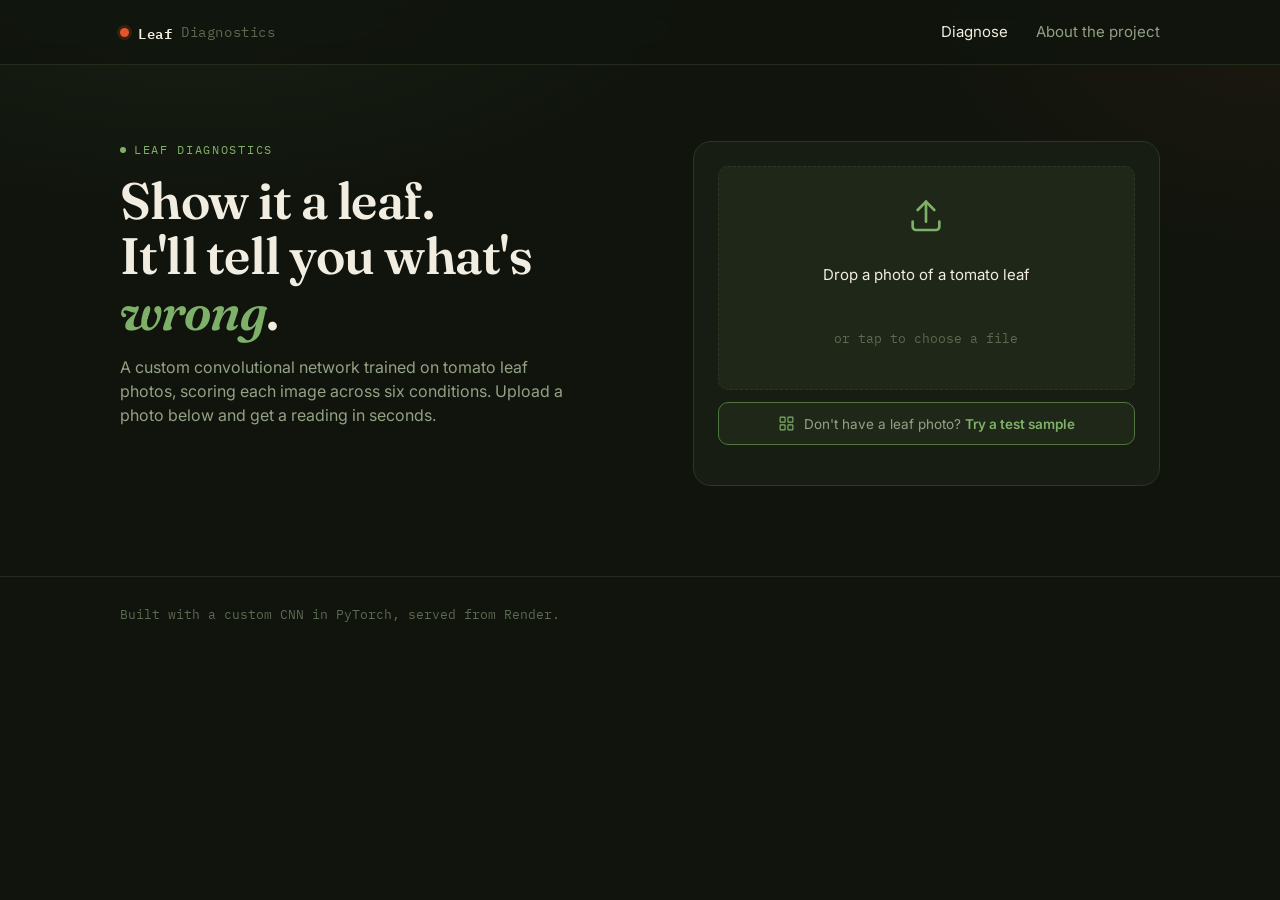
<file: frontend/index.html>
<!DOCTYPE html>
<html lang="en">
<head>
<meta charset="UTF-8" />
<meta name="viewport" content="width=device-width, initial-scale=1.0" />
<title>Leaf Diagnostics — Tomato Disease Detection</title>
<meta name="description" content="Upload a photo of a tomato leaf and get an instant diagnosis from a custom CNN." />
<link rel="preconnect" href="https://fonts.googleapis.com" />
<link rel="preconnect" href="https://fonts.gstatic.com" crossorigin />
<link href="https://fonts.googleapis.com/css2?family=Fraunces:ital,wght@0,500;0,600;1,500&family=Inter:wght@400;500;600&family=IBM+Plex+Mono:wght@400;500&display=swap" rel="stylesheet" />
<link rel="stylesheet" href="css/style.css" />
</head>
<body>

<header class="site-header">
  <div class="wrap">
    <a href="index.html" class="logo"><span class="dot"></span><b>Leaf</b><span>Diagnostics</span></a>
    <button class="nav-toggle" aria-label="Toggle menu" aria-expanded="false">
      <span></span><span></span><span></span>
    </button>
    <nav class="site-nav">
      <a href="index.html" class="is-active">Diagnose</a>
      <a href="about.html">About the project</a>
    </nav>
  </div>
</header>

<main>
  <div class="wrap">
    <section class="hero">
      <div class="hero-grid">
        <div>
          <p class="eyebrow">Leaf diagnostics</p>
          <h1>Show it a leaf.<br>It'll tell you what's <em>wrong</em>.</h1>
          <p class="lead">
            A custom convolutional network trained on tomato leaf photos,
            scoring each image across six conditions. Upload a photo below
            and get a reading in seconds.
          </p>
        </div>

        <div class="scan-card" id="scan-card">
          <div class="dropzone" id="dropzone">
            <svg class="icon" viewBox="0 0 24 24" fill="none" stroke="currentColor" stroke-width="1.6" stroke-linecap="round" stroke-linejoin="round">
              <path d="M12 16V4"/>
              <path d="M7 9l5-5 5 5"/>
              <path d="M4 16v3a2 2 0 0 0 2 2h12a2 2 0 0 0 2-2v-3"/>
            </svg>
            <p class="primary-text">Drop a photo of a tomato leaf</p>
            <p class="secondary-text">or tap to choose a file</p>
            <input type="file" id="file-input" accept="image/*" aria-label="Upload a leaf photo" />
          </div>

          <button type="button" class="sample-trigger" id="sample-trigger">
            <svg viewBox="0 0 24 24" fill="none" stroke="currentColor" stroke-width="1.6" stroke-linecap="round" stroke-linejoin="round">
              <rect x="3" y="3" width="7" height="7" rx="1"/>
              <rect x="14" y="3" width="7" height="7" rx="1"/>
              <rect x="3" y="14" width="7" height="7" rx="1"/>
              <rect x="14" y="14" width="7" height="7" rx="1"/>
            </svg>
            <span>Don't have a leaf photo? <b>Try a test sample</b></span>
          </button>

          <div class="sample-gallery hidden" id="sample-gallery">
            <div class="sample-gallery-head">
              <p class="eyebrow">Test samples · one per class</p>
              <div class="sample-gallery-actions">
                <button type="button" class="btn-ghost btn-small" id="gallery-refetch">Refetch</button>
                <button type="button" class="btn-ghost btn-small" id="gallery-back">Back</button>
              </div>
            </div>
            <div class="sample-grid" id="sample-grid"></div>
          </div>

          <div class="preview-frame hidden" id="preview-frame">
            <img id="preview-img" alt="Uploaded leaf preview" />
            <div class="corner tl"></div>
            <div class="corner tr"></div>
            <div class="corner bl"></div>
            <div class="corner br"></div>
            <div class="scan-line hidden" id="scan-line"></div>
            <div class="actual-tag hidden" id="actual-tag"></div>
          </div>

          <p class="scan-status hidden" id="scan-status"></p>

          <div class="card-actions">
            <button class="btn btn-primary hidden" id="analyze-btn">Analyze leaf</button>
            <button class="btn btn-ghost hidden" id="reset-btn">Choose another</button>
          </div>

          <div class="error-box hidden" id="error-box">
            <b>Couldn't get a reading</b>
            <span id="error-msg"></span>
          </div>

          <div class="result hidden" id="result"></div>
        </div>
      </div>
    </section>
  </div>
</main>

<footer class="site-footer">
  <div class="wrap">
    <p>Built with a custom CNN in PyTorch, served from Render.</p>
  </div>
</footer>

<script src="js/nav.js"></script>
<script src="js/app.js"></script>
</body>
</html>
</file>
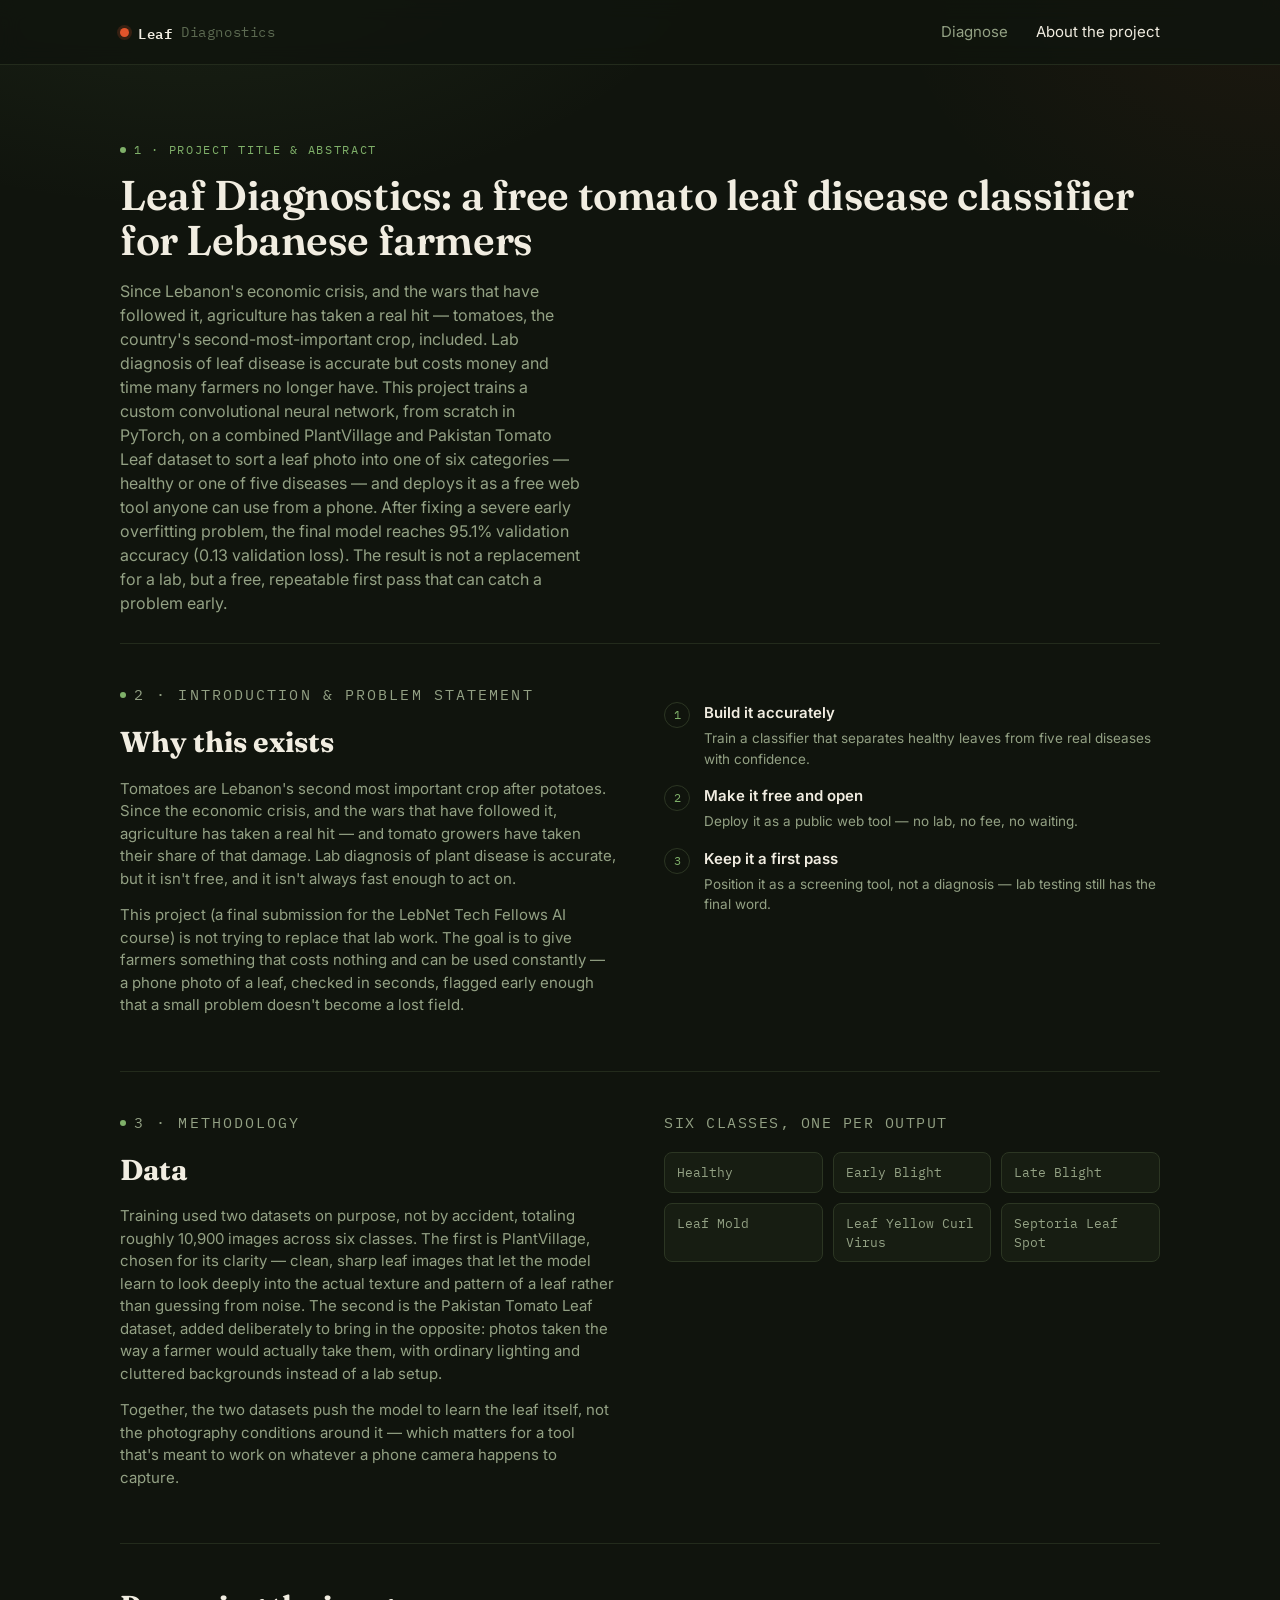
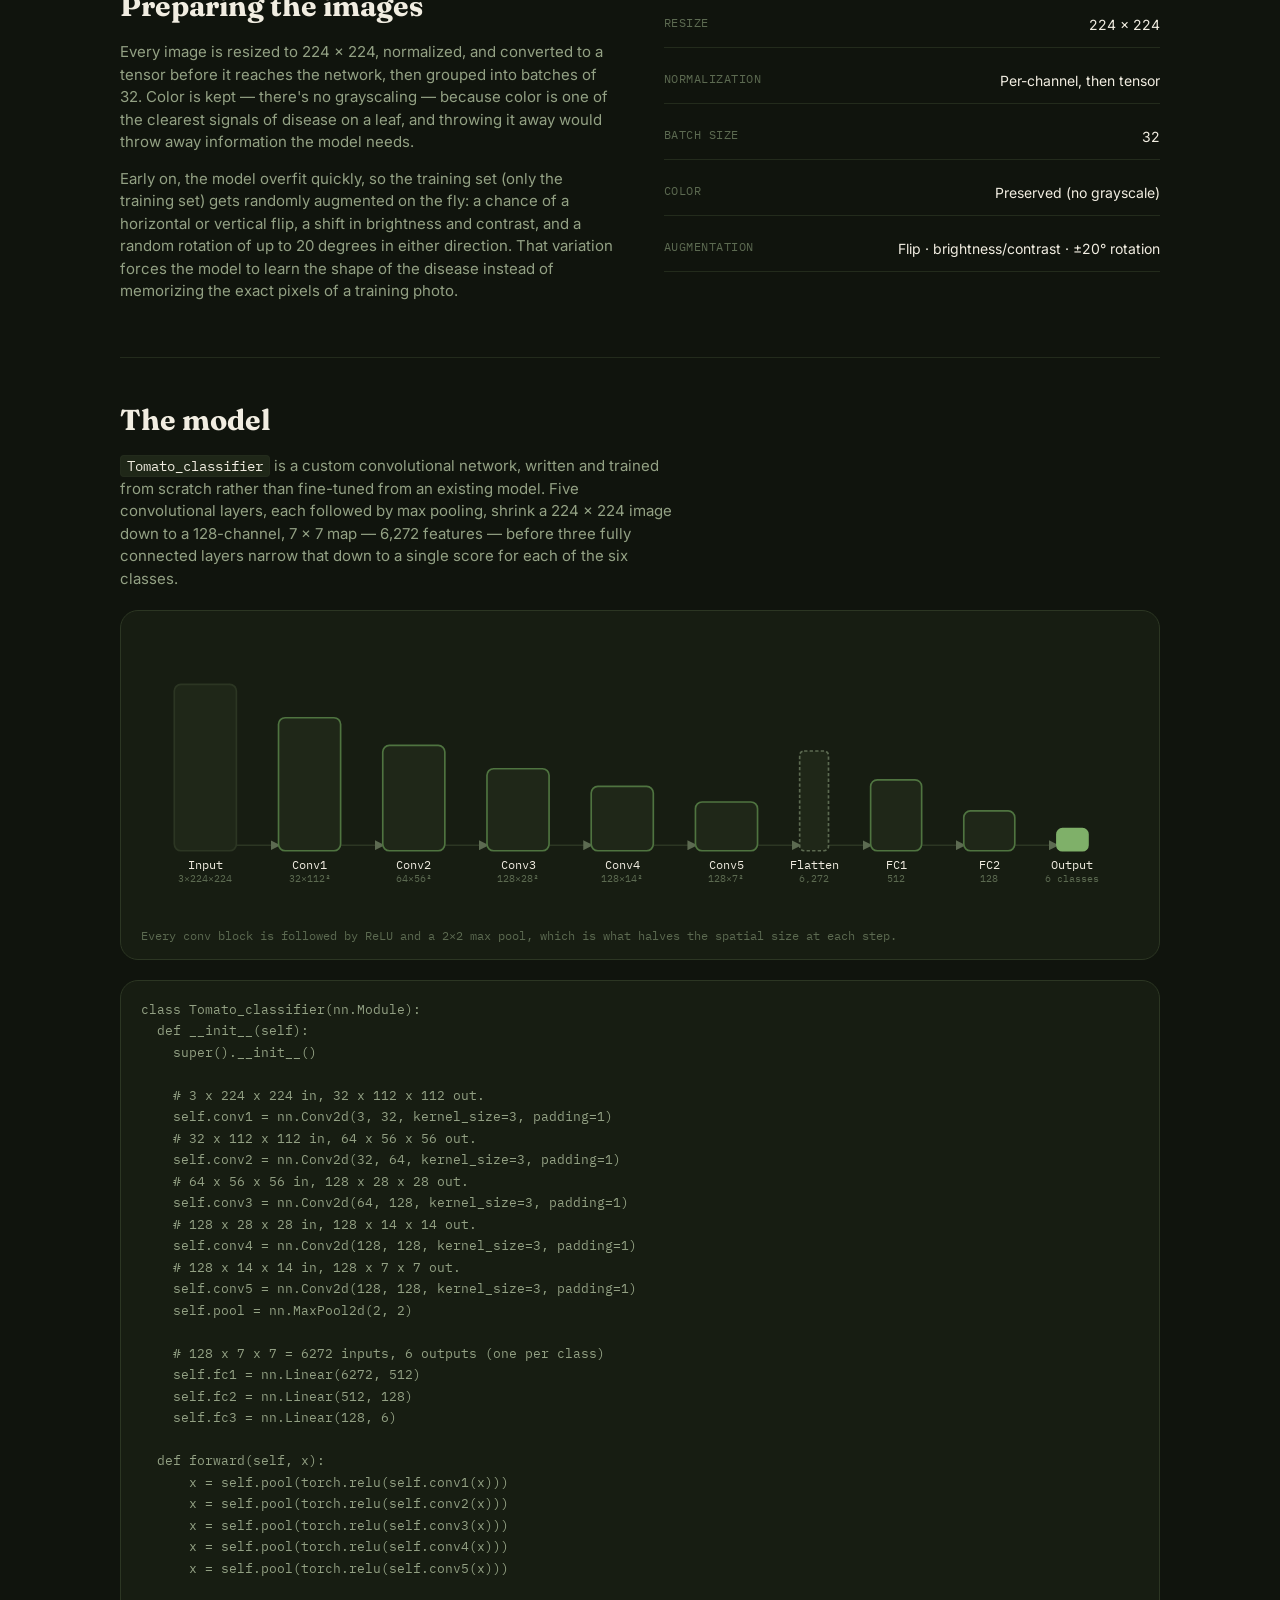
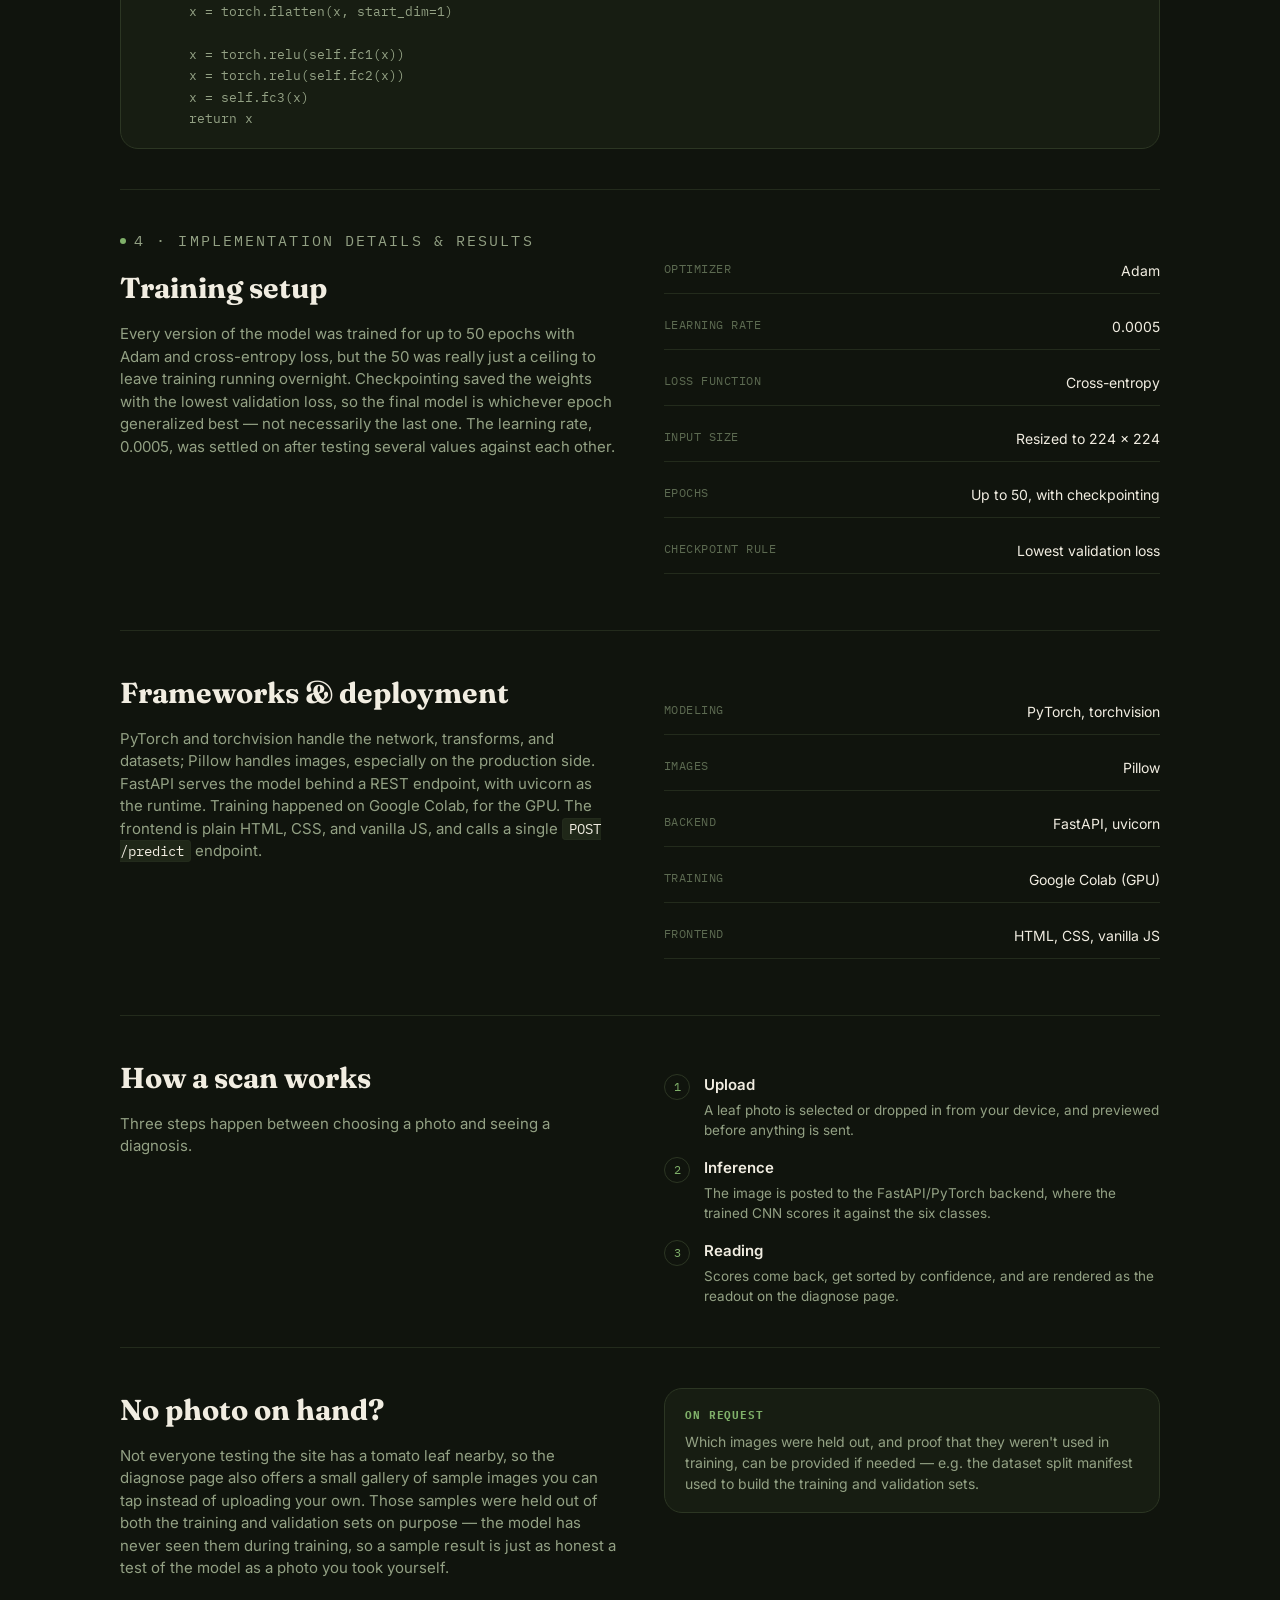
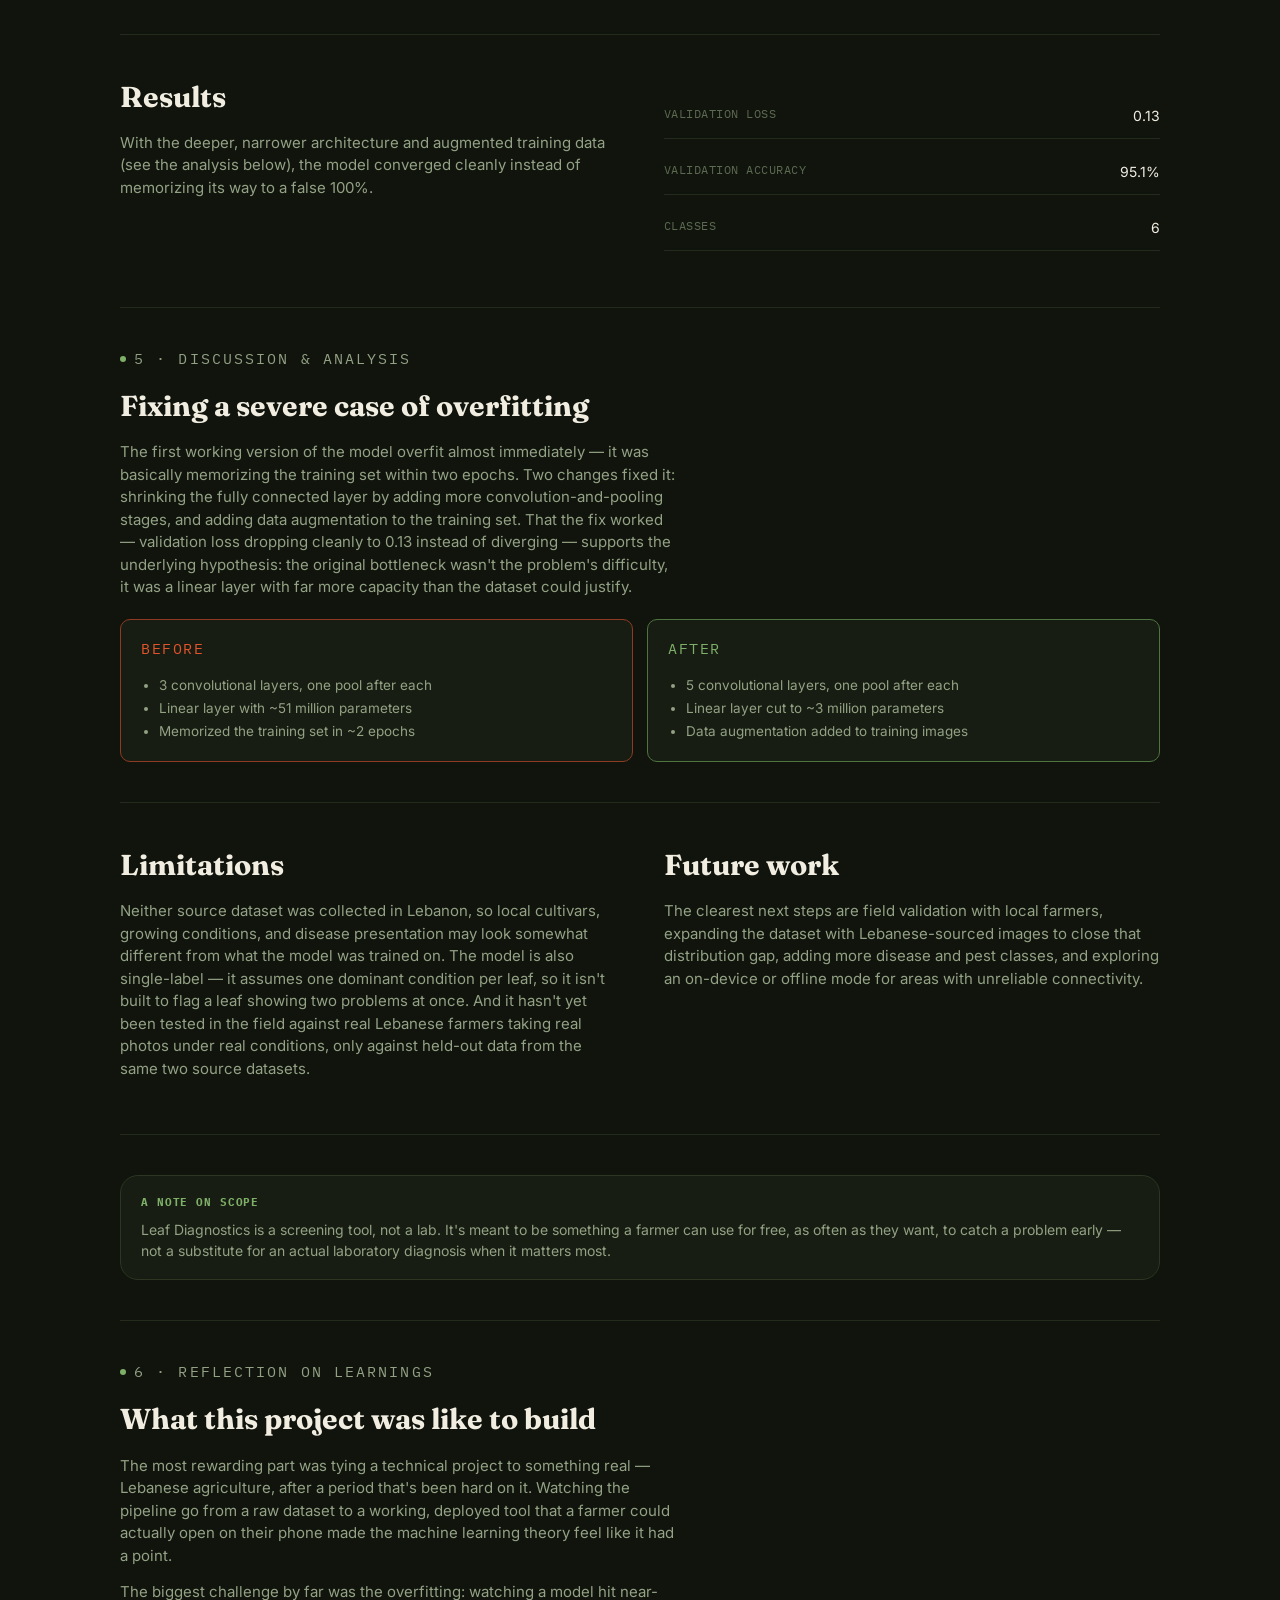
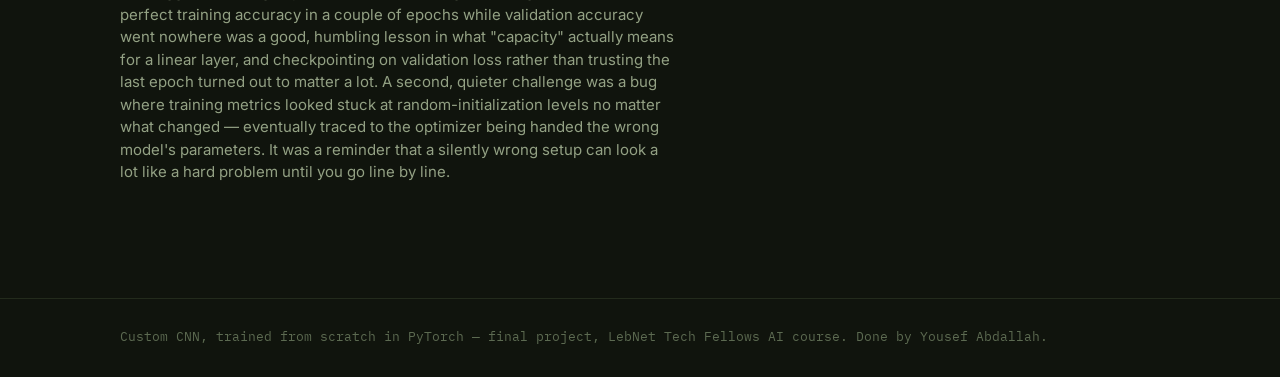
<file: frontend/about.html>
<!DOCTYPE html>
<html lang="en">
<head>
<meta charset="UTF-8" />
<meta name="viewport" content="width=device-width, initial-scale=1.0" />
<title>About — Leaf Diagnostics</title>
<meta name="description" content="Leaf Diagnostics: a free tomato leaf disease classifier for Lebanese farmers. Project deliverable report — abstract, methodology, results, and reflection." />
<link rel="preconnect" href="https://fonts.googleapis.com" />
<link rel="preconnect" href="https://fonts.gstatic.com" crossorigin />
<link href="https://fonts.googleapis.com/css2?family=Fraunces:ital,wght@0,500;0,600;1,500&family=Inter:wght@400;500;600&family=IBM+Plex+Mono:wght@400;500&display=swap" rel="stylesheet" />
<link rel="stylesheet" href="css/style.css" />
</head>
<body>

<header class="site-header">
  <div class="wrap">
    <a href="index.html" class="logo"><span class="dot"></span><b>Leaf</b><span>Diagnostics</span></a>
    <button class="nav-toggle" aria-label="Toggle menu" aria-expanded="false">
      <span></span><span></span><span></span>
    </button>
    <nav class="site-nav">
      <a href="index.html">Diagnose</a>
      <a href="about.html" class="is-active">About the project</a>
    </nav>
  </div>
</header>

<main>
  <div class="wrap">

    <!-- 1. Project Title & Abstract -->
    <section class="hero" style="padding-bottom: 0;">
      <p class="eyebrow">1 · Project title &amp; abstract</p>
      <h1 style="font-size: clamp(1.8rem, 7vw, 2.6rem);">Leaf Diagnostics: a free tomato leaf disease classifier for Lebanese farmers</h1>
      <p class="lead">
        Since Lebanon's economic crisis, and the wars that have followed it,
        agriculture has taken a real hit — tomatoes, the country's
        second-most-important crop, included. Lab diagnosis of leaf disease
        is accurate but costs money and time many farmers no longer have.
        This project trains a custom convolutional neural network, from
        scratch in PyTorch, on a combined PlantVillage and Pakistan Tomato
        Leaf dataset to sort a leaf photo into one of six categories —
        healthy or one of five diseases — and deploys it as a free web tool
        anyone can use from a phone. After fixing a severe early overfitting
        problem, the final model reaches 95.1% validation accuracy (0.13
        validation loss). The result is not a replacement for a lab, but a
        free, repeatable first pass that can catch a problem early.
      </p>
    </section>

    <!-- 2. Introduction & Problem Statement -->
    <section class="section">
      <div class="section-grid">
        <div>
          <p class="eyebrow">2 · Introduction &amp; problem statement</p>
          <h2>Why this exists</h2>
          <p>
            Tomatoes are Lebanon's second most important crop after
            potatoes. Since the economic crisis, and the wars that have
            followed it, agriculture has taken a real hit — and tomato
            growers have taken their share of that damage. Lab diagnosis of
            plant disease is accurate, but it isn't free, and it isn't
            always fast enough to act on.
          </p>
          <p>
            This project (a final submission for the LebNet Tech Fellows AI
            course) is not trying to replace that lab work. The goal is to
            give farmers something that costs nothing and can be used
            constantly — a phone photo of a leaf, checked in seconds,
            flagged early enough that a small problem doesn't become a lost
            field.
          </p>
        </div>
        <div class="steps">
          <div class="step">
            <span class="step-num">1</span>
            <div class="step-body">
              <h3>Build it accurately</h3>
              <p>Train a classifier that separates healthy leaves from five real diseases with confidence.</p>
            </div>
          </div>
          <div class="step">
            <span class="step-num">2</span>
            <div class="step-body">
              <h3>Make it free and open</h3>
              <p>Deploy it as a public web tool — no lab, no fee, no waiting.</p>
            </div>
          </div>
          <div class="step">
            <span class="step-num">3</span>
            <div class="step-body">
              <h3>Keep it a first pass</h3>
              <p>Position it as a screening tool, not a diagnosis — lab testing still has the final word.</p>
            </div>
          </div>
        </div>
      </div>
    </section>

    <!-- 3. Methodology -->
    <section class="section">
      <div class="section-grid">
        <div>
          <p class="eyebrow">3 · Methodology</p>
          <h2>Data</h2>
          <p>
            Training used two datasets on purpose, not by accident, totaling
            roughly 10,900 images across six classes. The first is
            PlantVillage, chosen for its clarity — clean, sharp leaf images
            that let the model learn to look deeply into the actual texture
            and pattern of a leaf rather than guessing from noise. The
            second is the Pakistan Tomato Leaf dataset, added deliberately
            to bring in the opposite: photos taken the way a farmer would
            actually take them, with ordinary lighting and cluttered
            backgrounds instead of a lab setup.
          </p>
          <p>
            Together, the two datasets push the model to learn the leaf
            itself, not the photography conditions around it — which
            matters for a tool that's meant to work on whatever a phone
            camera happens to capture.
          </p>
        </div>
        <div>
          <p class="readings-label">Six classes, one per output</p>
          <div class="class-grid">
            <div class="class-chip">Healthy</div>
            <div class="class-chip">Early Blight</div>
            <div class="class-chip">Late Blight</div>
            <div class="class-chip">Leaf Mold</div>
            <div class="class-chip">Leaf Yellow Curl Virus</div>
            <div class="class-chip">Septoria Leaf Spot</div>
          </div>
        </div>
      </div>
    </section>

    <section class="section">
      <div class="section-grid">
        <div>
          <h2>Preparing the images</h2>
          <p>
            Every image is resized to 224 × 224, normalized, and converted
            to a tensor before it reaches the network, then grouped into
            batches of 32. Color is kept — there's no grayscaling — because
            color is one of the clearest signals of disease on a leaf, and
            throwing it away would throw away information the model needs.
          </p>
          <p>
            Early on, the model overfit quickly, so the training set (only
            the training set) gets randomly augmented on the fly: a chance
            of a horizontal or vertical flip, a shift in brightness and
            contrast, and a random rotation of up to 20 degrees in either
            direction. That variation forces the model to learn the shape
            of the disease instead of memorizing the exact pixels of a
            training photo.
          </p>
        </div>
        <dl class="spec-list">
          <div class="spec-row"><dt>Resize</dt><dd>224 × 224</dd></div>
          <div class="spec-row"><dt>Normalization</dt><dd>Per-channel, then tensor</dd></div>
          <div class="spec-row"><dt>Batch size</dt><dd>32</dd></div>
          <div class="spec-row"><dt>Color</dt><dd>Preserved (no grayscale)</dd></div>
          <div class="spec-row"><dt>Augmentation</dt><dd>Flip · brightness/contrast · ±20° rotation</dd></div>
        </dl>
      </div>
    </section>

    <section class="section">
      <h2>The model</h2>
      <p>
        <code>Tomato_classifier</code> is a custom convolutional network,
        written and trained from scratch rather than fine-tuned from an
        existing model. Five convolutional layers, each followed by max
        pooling, shrink a 224 × 224 image down to a 128-channel, 7 × 7 map —
        6,272 features — before three fully connected layers narrow that
        down to a single score for each of the six classes.
      </p>

      <div class="arch-diagram">
        <svg viewBox="0 0 900 260" xmlns="http://www.w3.org/2000/svg" role="img" aria-label="Diagram of the network narrowing from a 224 by 224 input image through five convolutional layers down to a 6-class output">
          <defs>
            <marker id="arrow" viewBox="0 0 10 10" refX="8" refY="5" markerWidth="6" markerHeight="6" orient="auto-start-reverse">
              <path d="M0,0 L10,5 L0,10 z" class="diagram-arrowhead" />
            </marker>
          </defs>

          <line x1="86" y1="195" x2="124" y2="195" class="diagram-line" marker-end="url(#arrow)" />
          <line x1="180" y1="195" x2="218" y2="195" class="diagram-line" marker-end="url(#arrow)" />
          <line x1="274" y1="195" x2="312" y2="195" class="diagram-line" marker-end="url(#arrow)" />
          <line x1="368" y1="195" x2="406" y2="195" class="diagram-line" marker-end="url(#arrow)" />
          <line x1="462" y1="195" x2="500" y2="195" class="diagram-line" marker-end="url(#arrow)" />
          <line x1="556" y1="195" x2="594" y2="195" class="diagram-line" marker-end="url(#arrow)" />
          <line x1="620" y1="195" x2="658" y2="195" class="diagram-line" marker-end="url(#arrow)" />
          <line x1="704" y1="195" x2="742" y2="195" class="diagram-line" marker-end="url(#arrow)" />
          <line x1="788" y1="195" x2="826" y2="195" class="diagram-line" marker-end="url(#arrow)" />

          <rect x="30" y="50" width="56" height="150" rx="6" class="node-input" />
          <rect x="124" y="80" width="56" height="120" rx="6" class="node-conv" />
          <rect x="218" y="105" width="56" height="95" rx="6" class="node-conv" />
          <rect x="312" y="126" width="56" height="74" rx="6" class="node-conv" />
          <rect x="406" y="142" width="56" height="58" rx="6" class="node-conv" />
          <rect x="500" y="156" width="56" height="44" rx="6" class="node-conv" />
          <rect x="594" y="110" width="26" height="90" rx="4" class="node-flatten" />
          <rect x="658" y="136" width="46" height="64" rx="6" class="node-fc" />
          <rect x="742" y="164" width="46" height="36" rx="6" class="node-fc" />
          <rect x="826" y="180" width="28" height="20" rx="5" class="node-output" />

          <text x="58" y="216" class="diagram-label">Input</text>
          <text x="58" y="228" class="diagram-sublabel">3×224×224</text>

          <text x="152" y="216" class="diagram-label">Conv1</text>
          <text x="152" y="228" class="diagram-sublabel">32×112²</text>

          <text x="246" y="216" class="diagram-label">Conv2</text>
          <text x="246" y="228" class="diagram-sublabel">64×56²</text>

          <text x="340" y="216" class="diagram-label">Conv3</text>
          <text x="340" y="228" class="diagram-sublabel">128×28²</text>

          <text x="434" y="216" class="diagram-label">Conv4</text>
          <text x="434" y="228" class="diagram-sublabel">128×14²</text>

          <text x="528" y="216" class="diagram-label">Conv5</text>
          <text x="528" y="228" class="diagram-sublabel">128×7²</text>

          <text x="607" y="216" class="diagram-label">Flatten</text>
          <text x="607" y="228" class="diagram-sublabel">6,272</text>

          <text x="681" y="216" class="diagram-label">FC1</text>
          <text x="681" y="228" class="diagram-sublabel">512</text>

          <text x="765" y="216" class="diagram-label">FC2</text>
          <text x="765" y="228" class="diagram-sublabel">128</text>

          <text x="840" y="216" class="diagram-label">Output</text>
          <text x="840" y="228" class="diagram-sublabel">6 classes</text>
        </svg>
        <div class="arch-diagram-vertical">
          <div class="arch-node node-input"><div class="arch-node-name">Input</div><div class="arch-node-dim">3×224×224</div></div>
          <div class="arch-connector"></div>
          <div class="arch-node node-conv"><div class="arch-node-name">Conv1</div><div class="arch-node-dim">32×112²</div></div>
          <div class="arch-connector"></div>
          <div class="arch-node node-conv"><div class="arch-node-name">Conv2</div><div class="arch-node-dim">64×56²</div></div>
          <div class="arch-connector"></div>
          <div class="arch-node node-conv"><div class="arch-node-name">Conv3</div><div class="arch-node-dim">128×28²</div></div>
          <div class="arch-connector"></div>
          <div class="arch-node node-conv"><div class="arch-node-name">Conv4</div><div class="arch-node-dim">128×14²</div></div>
          <div class="arch-connector"></div>
          <div class="arch-node node-conv"><div class="arch-node-name">Conv5</div><div class="arch-node-dim">128×7²</div></div>
          <div class="arch-connector"></div>
          <div class="arch-node node-flatten"><div class="arch-node-name">Flatten</div><div class="arch-node-dim">6,272</div></div>
          <div class="arch-connector"></div>
          <div class="arch-node node-fc"><div class="arch-node-name">FC1</div><div class="arch-node-dim">512</div></div>
          <div class="arch-connector"></div>
          <div class="arch-node node-fc"><div class="arch-node-name">FC2</div><div class="arch-node-dim">128</div></div>
          <div class="arch-connector"></div>
          <div class="arch-node node-output"><div class="arch-node-name">Output</div><div class="arch-node-dim">6 classes</div></div>
        </div>
        <p class="diagram-caption">Every conv block is followed by ReLU and a 2×2 max pool, which is what halves the spatial size at each step.</p>
      </div>

      <div class="architecture-block">
<pre><code>class Tomato_classifier(nn.Module):
  def __init__(self):
    super().__init__()

    # 3 x 224 x 224 in, 32 x 112 x 112 out.
    self.conv1 = nn.Conv2d(3, 32, kernel_size=3, padding=1)
    # 32 x 112 x 112 in, 64 x 56 x 56 out.
    self.conv2 = nn.Conv2d(32, 64, kernel_size=3, padding=1)
    # 64 x 56 x 56 in, 128 x 28 x 28 out.
    self.conv3 = nn.Conv2d(64, 128, kernel_size=3, padding=1)
    # 128 x 28 x 28 in, 128 x 14 x 14 out.
    self.conv4 = nn.Conv2d(128, 128, kernel_size=3, padding=1)
    # 128 x 14 x 14 in, 128 x 7 x 7 out.
    self.conv5 = nn.Conv2d(128, 128, kernel_size=3, padding=1)
    self.pool = nn.MaxPool2d(2, 2)

    # 128 x 7 x 7 = 6272 inputs, 6 outputs (one per class)
    self.fc1 = nn.Linear(6272, 512)
    self.fc2 = nn.Linear(512, 128)
    self.fc3 = nn.Linear(128, 6)

  def forward(self, x):
      x = self.pool(torch.relu(self.conv1(x)))
      x = self.pool(torch.relu(self.conv2(x)))
      x = self.pool(torch.relu(self.conv3(x)))
      x = self.pool(torch.relu(self.conv4(x)))
      x = self.pool(torch.relu(self.conv5(x)))

      x = torch.flatten(x, start_dim=1)

      x = torch.relu(self.fc1(x))
      x = torch.relu(self.fc2(x))
      x = self.fc3(x)
      return x</code></pre>
      </div>
    </section>

    <!-- 4. Implementation Details & Results -->
    <section class="section">
      <div class="section-grid">
        <div>
          <p class="eyebrow">4 · Implementation details &amp; results</p>
          <h2>Training setup</h2>
          <p>
            Every version of the model was trained for up to 50 epochs with
            Adam and cross-entropy loss, but the 50 was really just a
            ceiling to leave training running overnight. Checkpointing saved
            the weights with the lowest validation loss, so the final model
            is whichever epoch generalized best — not necessarily the last
            one. The learning rate, 0.0005, was settled on after testing
            several values against each other.
          </p>
        </div>
        <dl class="spec-list">
          <div class="spec-row"><dt>Optimizer</dt><dd>Adam</dd></div>
          <div class="spec-row"><dt>Learning rate</dt><dd>0.0005</dd></div>
          <div class="spec-row"><dt>Loss function</dt><dd>Cross-entropy</dd></div>
          <div class="spec-row"><dt>Input size</dt><dd>Resized to 224 × 224</dd></div>
          <div class="spec-row"><dt>Epochs</dt><dd>Up to 50, with checkpointing</dd></div>
          <div class="spec-row"><dt>Checkpoint rule</dt><dd>Lowest validation loss</dd></div>
        </dl>
      </div>
    </section>

    <section class="section">
      <div class="section-grid">
        <div>
          <h2>Frameworks &amp; deployment</h2>
          <p>
            PyTorch and torchvision handle the network, transforms, and
            datasets; Pillow handles images, especially on the production
            side. FastAPI serves the model behind a REST endpoint, with
            uvicorn as the runtime. Training happened on Google Colab, for
            the GPU. The frontend is plain HTML, CSS, and vanilla JS, and
            calls a single <code>POST /predict</code> endpoint.
          </p>
        </div>
        <dl class="spec-list">
          <div class="spec-row"><dt>Modeling</dt><dd>PyTorch, torchvision</dd></div>
          <div class="spec-row"><dt>Images</dt><dd>Pillow</dd></div>
          <div class="spec-row"><dt>Backend</dt><dd>FastAPI, uvicorn</dd></div>
          <div class="spec-row"><dt>Training</dt><dd>Google Colab (GPU)</dd></div>
          <div class="spec-row"><dt>Frontend</dt><dd>HTML, CSS, vanilla JS</dd></div>
        </dl>
      </div>
    </section>

    <section class="section">
      <div class="section-grid">
        <div>
          <h2>How a scan works</h2>
          <p>Three steps happen between choosing a photo and seeing a diagnosis.</p>
        </div>
        <div class="steps">
          <div class="step">
            <span class="step-num">1</span>
            <div class="step-body">
              <h3>Upload</h3>
              <p>A leaf photo is selected or dropped in from your device, and previewed before anything is sent.</p>
            </div>
          </div>
          <div class="step">
            <span class="step-num">2</span>
            <div class="step-body">
              <h3>Inference</h3>
              <p>The image is posted to the FastAPI/PyTorch backend, where the trained CNN scores it against the six classes.</p>
            </div>
          </div>
          <div class="step">
            <span class="step-num">3</span>
            <div class="step-body">
              <h3>Reading</h3>
              <p>Scores come back, get sorted by confidence, and are rendered as the readout on the diagnose page.</p>
            </div>
          </div>
        </div>
      </div>
    </section>

    <section class="section">
      <div class="section-grid">
        <div>
          <h2>No photo on hand?</h2>
          <p>
            Not everyone testing the site has a tomato leaf nearby, so the
            diagnose page also offers a small gallery of sample images you
            can tap instead of uploading your own. Those samples were held
            out of both the training and validation sets on purpose — the
            model has never seen them during training, so a sample result
            is just as honest a test of the model as a photo you took
            yourself.
          </p>
        </div>
        <div class="note-box">
          <b>On request</b>
          <p>
            Which images were held out, and proof that they weren't used in
            training, can be provided if needed — e.g. the dataset split
            manifest used to build the training and validation sets.
          </p>
        </div>
      </div>
    </section>

    <section class="section">
      <div class="section-grid">
        <div>
          <h2>Results</h2>
          <p>
            With the deeper, narrower architecture and augmented training
            data (see the analysis below), the model converged cleanly
            instead of memorizing its way to a false 100%.
          </p>
        </div>
        <dl class="spec-list">
          <div class="spec-row"><dt>Validation loss</dt><dd>0.13</dd></div>
          <div class="spec-row"><dt>Validation accuracy</dt><dd>95.1%</dd></div>
          <div class="spec-row"><dt>Classes</dt><dd>6</dd></div>
        </dl>
      </div>
    </section>

    <!-- 5. Discussion & Analysis -->
    <section class="section">
      <p class="eyebrow">5 · Discussion &amp; analysis</p>
      <h2>Fixing a severe case of overfitting</h2>
      <p>
        The first working version of the model overfit almost immediately —
        it was basically memorizing the training set within two epochs.
        Two changes fixed it: shrinking the fully connected layer by adding
        more convolution-and-pooling stages, and adding data augmentation
        to the training set. That the fix worked — validation loss dropping
        cleanly to 0.13 instead of diverging — supports the underlying
        hypothesis: the original bottleneck wasn't the problem's difficulty,
        it was a linear layer with far more capacity than the dataset could
        justify.
      </p>
      <div class="compare-grid">
        <div class="compare-card is-before">
          <p class="compare-label">Before</p>
          <ul>
            <li>3 convolutional layers, one pool after each</li>
            <li>Linear layer with ~51 million parameters</li>
            <li>Memorized the training set in ~2 epochs</li>
          </ul>
        </div>
        <div class="compare-card is-after">
          <p class="compare-label">After</p>
          <ul>
            <li>5 convolutional layers, one pool after each</li>
            <li>Linear layer cut to ~3 million parameters</li>
            <li>Data augmentation added to training images</li>
          </ul>
        </div>
      </div>
    </section>

    <section class="section">
      <div class="section-grid">
        <div>
          <h2>Limitations</h2>
          <p>
            Neither source dataset was collected in Lebanon, so local
            cultivars, growing conditions, and disease presentation may
            look somewhat different from what the model was trained on.
            The model is also single-label — it assumes one dominant
            condition per leaf, so it isn't built to flag a leaf showing
            two problems at once. And it hasn't yet been tested in the
            field against real Lebanese farmers taking real photos under
            real conditions, only against held-out data from the same two
            source datasets.
          </p>
        </div>
        <div>
          <h2>Future work</h2>
          <p>
            The clearest next steps are field validation with local
            farmers, expanding the dataset with Lebanese-sourced images to
            close that distribution gap, adding more disease and pest
            classes, and exploring an on-device or offline mode for areas
            with unreliable connectivity.
          </p>
        </div>
      </div>
    </section>

    <section class="section">
      <div class="note-box">
        <b>A note on scope</b>
        <p>
          Leaf Diagnostics is a screening tool, not a lab. It's meant to be
          something a farmer can use for free, as often as they want, to
          catch a problem early — not a substitute for an actual
          laboratory diagnosis when it matters most.
        </p>
      </div>
    </section>

    <!-- 6. Reflection on Learnings -->
    <section class="section">
      <p class="eyebrow">6 · Reflection on learnings</p>
      <h2>What this project was like to build</h2>
      <p>
        The most rewarding part was tying a technical project to something
        real — Lebanese agriculture, after a period that's been hard on it.
        Watching the pipeline go from a raw dataset to a working, deployed
        tool that a farmer could actually open on their phone made the
        machine learning theory feel like it had a point.
      </p>
      <p>
        The biggest challenge by far was the overfitting: watching a model
        hit near-perfect training accuracy in a couple of epochs while
        validation accuracy went nowhere was a good, humbling lesson in
        what "capacity" actually means for a linear layer, and checkpointing
        on validation loss rather than trusting the last epoch turned out to
        matter a lot. A second, quieter challenge was a bug where training
        metrics looked stuck at random-initialization levels no matter what
        changed — eventually traced to the optimizer being handed the wrong
        model's parameters. It was a reminder that a silently wrong setup
        can look a lot like a hard problem until you go line by line.
      </p>
    </section>

  </div>
</main>

<footer class="site-footer">
  <div class="wrap">
    <p>Custom CNN, trained from scratch in PyTorch — final project, LebNet Tech Fellows AI course. Done by Yousef Abdallah.</p>
  </div>
</footer>

<script src="js/nav.js"></script>
</body>
</html>
</file>
<file: frontend/css/style.css>
/* =========================================================
   Leaf Diagnostics — design tokens
   Palette: near-black foliage, ripe-tomato alert, sage muted
   Type: Fraunces (display) / Inter (body) / IBM Plex Mono (data)
   ========================================================= */

:root {
  --bg: #10140d;
  --surface: #171d12;
  --surface-2: #1f2718;
  --border: #2c3623;
  --border-soft: #232b1c;

  --text: #f1ede1;
  --text-muted: #93a184;
  --text-faint: #5c6a51;

  --green: #7fb069;
  --green-dim: #4f7440;
  --red: #e2542b;
  --red-dim: #8f3a22;

  --font-display: "Fraunces", ui-serif, Georgia, serif;
  --font-body: "Inter", -apple-system, BlinkMacSystemFont, sans-serif;
  --font-mono: "IBM Plex Mono", ui-monospace, SFMono-Regular, monospace;

  --radius: 10px;
  --radius-lg: 18px;

  --container: 1080px;
}

* {
  box-sizing: border-box;
}

html {
  -webkit-text-size-adjust: 100%;
}

body {
  margin: 0;
  background: var(--bg);
  background-image:
    radial-gradient(ellipse 900px 500px at 15% -10%, rgba(127, 176, 105, 0.10), transparent 60%),
    radial-gradient(ellipse 700px 500px at 100% 0%, rgba(226, 84, 43, 0.06), transparent 55%);
  background-attachment: fixed;
  color: var(--text);
  font-family: var(--font-body);
  line-height: 1.5;
  -webkit-font-smoothing: antialiased;
}

img {
  max-width: 100%;
  display: block;
}

a {
  color: inherit;
}

:focus-visible {
  outline: 2px solid var(--green);
  outline-offset: 3px;
}

@media (prefers-reduced-motion: reduce) {
  *, *::before, *::after {
    animation-duration: 0.001ms !important;
    animation-iteration-count: 1 !important;
    transition-duration: 0.001ms !important;
    scroll-behavior: auto !important;
  }
}

.wrap {
  width: 100%;
  max-width: var(--container);
  margin: 0 auto;
  padding: 0 20px;
}

.eyebrow {
  font-family: var(--font-mono);
  font-size: 12px;
  letter-spacing: 0.14em;
  text-transform: uppercase;
  color: var(--green);
  display: flex;
  align-items: center;
  gap: 8px;
  margin: 0 0 14px;
}

.eyebrow::before {
  content: "";
  width: 6px;
  height: 6px;
  border-radius: 50%;
  background: var(--green);
  flex: none;
}

.eyebrow.is-alert {
  color: var(--red);
}
.eyebrow.is-alert::before {
  background: var(--red);
}

/* ---------- Nav ---------- */

.site-header {
  position: sticky;
  top: 0;
  z-index: 40;
  background: rgba(16, 20, 13, 0.86);
  backdrop-filter: blur(10px);
  border-bottom: 1px solid var(--border-soft);
}

.site-header .wrap {
  display: flex;
  align-items: center;
  justify-content: space-between;
  height: 64px;
}

.logo {
  display: flex;
  align-items: center;
  gap: 9px;
  font-family: var(--font-mono);
  font-size: 14px;
  letter-spacing: 0.04em;
  text-decoration: none;
  color: var(--text);
}

.logo .dot {
  width: 9px;
  height: 9px;
  border-radius: 50%;
  background: var(--red);
  box-shadow: 0 0 0 3px rgba(226, 84, 43, 0.18);
}

.logo b {
  font-weight: 600;
}

.logo span {
  color: var(--text-faint);
}

.nav-toggle {
  display: flex;
  flex-direction: column;
  justify-content: center;
  gap: 4px;
  width: 36px;
  height: 36px;
  background: transparent;
  border: 1px solid var(--border);
  border-radius: 8px;
  cursor: pointer;
  align-items: center;
}

.nav-toggle span {
  width: 16px;
  height: 1.5px;
  background: var(--text-muted);
  transition: transform 0.2s ease, opacity 0.2s ease;
}

.nav-toggle[aria-expanded="true"] span:nth-child(1) {
  transform: translateY(5.5px) rotate(45deg);
}
.nav-toggle[aria-expanded="true"] span:nth-child(2) {
  opacity: 0;
}
.nav-toggle[aria-expanded="true"] span:nth-child(3) {
  transform: translateY(-5.5px) rotate(-45deg);
}

.site-nav {
  display: none;
  position: absolute;
  top: 64px;
  left: 0;
  right: 0;
  background: var(--surface);
  border-bottom: 1px solid var(--border-soft);
  flex-direction: column;
  padding: 10px 20px 18px;
}

.site-nav.is-open {
  display: flex;
}

.site-nav a {
  padding: 12px 2px;
  text-decoration: none;
  color: var(--text-muted);
  font-size: 15px;
  border-bottom: 1px solid var(--border-soft);
}

.site-nav a:last-child {
  border-bottom: none;
}

.site-nav a.is-active,
.site-nav a:hover {
  color: var(--text);
}

/* ---------- Hero / layout ---------- */

.hero {
  padding: 44px 0 20px;
}

.hero h1 {
  font-family: var(--font-display);
  font-weight: 600;
  font-size: clamp(2rem, 8vw, 2.6rem);
  line-height: 1.08;
  letter-spacing: -0.01em;
  margin: 0 0 16px;
}

.hero h1 em {
  font-style: italic;
  color: var(--green);
}

.hero p.lead {
  color: var(--text-muted);
  font-size: 16px;
  max-width: 46ch;
  margin: 0 0 28px;
}

main {
  padding-bottom: 60px;
}

/* ---------- Scan card ---------- */

.scan-card {
  background: var(--surface);
  border: 1px solid var(--border);
  border-radius: var(--radius-lg);
  padding: 18px;
}

.dropzone {
  position: relative;
  border: 1px dashed var(--border);
  border-radius: var(--radius);
  min-height: 220px;
  display: flex;
  flex-direction: column;
  align-items: center;
  justify-content: center;
  text-align: center;
  gap: 14px;
  padding: 28px 20px;
  cursor: pointer;
  transition: border-color 0.15s ease, background 0.15s ease;
  background: var(--surface-2);
  overflow: hidden;
}

.dropzone:hover,
.dropzone.is-drag {
  border-color: var(--green-dim);
  background: #212b19;
}

.dropzone input[type="file"] {
  position: absolute;
  inset: 0;
  opacity: 0;
  cursor: pointer;
}

.dropzone .icon {
  width: 40px;
  height: 40px;
  color: var(--green);
}

.dropzone .primary-text {
  font-size: 15px;
  color: var(--text);
}

.dropzone .secondary-text {
  font-size: 13px;
  color: var(--text-faint);
  font-family: var(--font-mono);
}

/* preview / viewfinder */

.preview-frame {
  position: relative;
  border-radius: var(--radius);
  overflow: hidden;
  background: #000;
  aspect-ratio: 4 / 3;
}

.preview-frame img {
  width: 100%;
  height: 100%;
  object-fit: cover;
}

.corner {
  position: absolute;
  width: 22px;
  height: 22px;
  border: 2px solid var(--green);
  opacity: 0.85;
}
.corner.tl { top: 10px; left: 10px; border-right: none; border-bottom: none; }
.corner.tr { top: 10px; right: 10px; border-left: none; border-bottom: none; }
.corner.bl { bottom: 10px; left: 10px; border-right: none; border-top: none; }
.corner.br { bottom: 10px; right: 10px; border-left: none; border-top: none; }

.actual-tag {
  position: absolute;
  left: 10px;
  bottom: 10px;
  right: 10px;
  font-family: var(--font-mono);
  font-size: 11px;
  letter-spacing: 0.02em;
  color: var(--text);
  background: rgba(16, 20, 13, 0.82);
  border: 1px solid var(--border);
  border-radius: 6px;
  padding: 6px 9px;
  backdrop-filter: blur(2px);
}

.sample-trigger {
  display: flex;
  align-items: center;
  justify-content: center;
  gap: 9px;
  width: 100%;
  margin-top: 12px;
  background: var(--surface-2);
  border: 1px solid var(--green-dim);
  border-radius: var(--radius);
  color: var(--text-muted);
  font-size: 13.5px;
  font-family: var(--font-body);
  text-align: center;
  cursor: pointer;
  padding: 12px 14px;
  transition: border-color 0.15s ease, background 0.15s ease, transform 0.08s ease;
}

.sample-trigger svg {
  width: 17px;
  height: 17px;
  color: var(--green);
  flex: none;
}

.sample-trigger b {
  color: var(--green);
  font-weight: 600;
}

.sample-trigger:hover {
  border-color: var(--green);
  background: #212b19;
}

.sample-trigger:active {
  transform: scale(0.99);
}

.sample-gallery {
  margin-top: 14px;
}

.sample-gallery-head {
  display: flex;
  align-items: center;
  justify-content: space-between;
  gap: 10px;
  flex-wrap: wrap;
  margin-bottom: 4px;
}

.sample-gallery-head .eyebrow {
  margin: 0;
}

.sample-gallery-actions {
  display: flex;
  gap: 8px;
  flex: none;
}

.btn-small {
  flex: none;
  padding: 6px 12px;
  font-size: 12.5px;
}

.sample-grid {
  display: grid;
  grid-template-columns: repeat(2, 1fr);
  gap: 10px;
  margin-top: 12px;
}

.sample-thumb {
  border: 1px solid var(--border);
  background: var(--surface-2);
  border-radius: var(--radius);
  overflow: hidden;
  cursor: pointer;
  padding: 0;
  text-align: left;
  transition: border-color 0.15s ease;
}

.sample-thumb:hover,
.sample-thumb:focus-visible {
  border-color: var(--green-dim);
}

.sample-thumb img {
  width: 100%;
  aspect-ratio: 4 / 3;
  object-fit: cover;
}

.sample-thumb .sample-label {
  display: block;
  font-family: var(--font-mono);
  font-size: 11px;
  color: var(--text-muted);
  padding: 7px 9px;
  border-top: 1px solid var(--border-soft);
}

.sample-thumb.is-loading {
  opacity: 0.5;
  pointer-events: none;
}

.match-badge {
  margin-top: 10px;
  display: inline-block;
  transform: none;
}

.scan-line {
  position: absolute;
  left: 0;
  right: 0;
  height: 2px;
  background: linear-gradient(90deg, transparent, var(--green), transparent);
  box-shadow: 0 0 12px 1px rgba(127, 176, 105, 0.7);
  animation: sweep 1.6s ease-in-out infinite;
}

@keyframes sweep {
  0% { top: 6%; }
  50% { top: 92%; }
  100% { top: 6%; }
}

.scan-status {
  margin-top: 14px;
  font-family: var(--font-mono);
  font-size: 12.5px;
  color: var(--text-muted);
  text-align: center;
  letter-spacing: 0.02em;
}

.scan-status .cursor {
  display: inline-block;
  width: 6px;
  height: 11px;
  background: var(--green);
  margin-left: 2px;
  vertical-align: -1px;
  animation: blink 1s step-end infinite;
}

@keyframes blink {
  50% { opacity: 0; }
}

.card-actions {
  display: flex;
  gap: 10px;
  margin-top: 16px;
}

.btn {
  font-family: var(--font-body);
  font-size: 14.5px;
  font-weight: 600;
  border-radius: 8px;
  padding: 12px 18px;
  border: 1px solid transparent;
  cursor: pointer;
  flex: 1;
  text-align: center;
  transition: transform 0.08s ease, background 0.15s ease, border-color 0.15s ease;
}

.btn:active {
  transform: scale(0.98);
}

.btn-primary {
  background: var(--green);
  color: #0e1409;
}

.btn-primary:hover {
  background: #8ec078;
}

.btn-primary:disabled {
  background: var(--green-dim);
  color: #b9c5ae;
  cursor: not-allowed;
}

.btn-ghost {
  background: transparent;
  border-color: var(--border);
  color: var(--text-muted);
  flex: 0 0 auto;
}

.btn-ghost:hover {
  border-color: var(--green-dim);
  color: var(--text);
}

/* ---------- Result readout ---------- */

.result {
  margin-top: 22px;
  border-top: 1px solid var(--border-soft);
  padding-top: 22px;
}

.result-top {
  display: flex;
  flex-wrap: wrap;
  align-items: flex-start;
  justify-content: space-between;
  gap: 10px 12px;
  margin-bottom: 20px;
}

.result-top > div:first-child {
  min-width: 0;
  flex: 1 1 200px;
}

.result-title {
  font-family: var(--font-display);
  font-size: clamp(1.4rem, 6vw, 1.7rem);
  line-height: 1.15;
  margin: 0;
  overflow-wrap: break-word;
}

.result-confidence {
  font-family: var(--font-mono);
  font-size: 13px;
  color: var(--text-muted);
  margin-top: 6px;
}

.result-confidence b {
  color: var(--text);
  font-size: 15px;
}

.badge {
  font-family: var(--font-mono);
  font-size: 11px;
  letter-spacing: 0.08em;
  text-transform: uppercase;
  padding: 6px 10px;
  border-radius: 999px;
  border: 1px solid var(--green-dim);
  color: var(--green);
  white-space: nowrap;
  transform: rotate(-2deg);
  flex: none;
}

.badge.is-alert {
  border-color: var(--red-dim);
  color: var(--red);
}

.readings-label {
  font-family: var(--font-mono);
  font-size: 11px;
  letter-spacing: 0.1em;
  text-transform: uppercase;
  color: var(--text-faint);
  margin: 0 0 12px;
}

.reading-row {
  display: grid;
  grid-template-columns: 1fr auto;
  gap: 4px 10px;
  align-items: center;
  margin-bottom: 10px;
}

.reading-name {
  font-size: 13.5px;
  color: var(--text-muted);
}

.reading-row.is-top .reading-name {
  color: var(--text);
  font-weight: 600;
}

.reading-value {
  font-family: var(--font-mono);
  font-size: 12.5px;
  color: var(--text-faint);
  justify-self: end;
}

.reading-row.is-top .reading-value {
  color: var(--text);
}

.reading-bar-track {
  grid-column: 1 / -1;
  height: 5px;
  background: var(--surface-2);
  border-radius: 3px;
  overflow: hidden;
}

.reading-bar-fill {
  height: 100%;
  background: var(--text-faint);
  border-radius: 3px;
  transition: width 0.6s cubic-bezier(0.2, 0.8, 0.2, 1);
  width: 0%;
}

.reading-row.is-top .reading-bar-fill {
  background: var(--green);
}

.reading-row.is-top.is-alert .reading-bar-fill {
  background: var(--red);
}

/* ---------- error ---------- */

.error-box {
  margin-top: 16px;
  border: 1px solid var(--red-dim);
  background: rgba(226, 84, 43, 0.08);
  border-radius: var(--radius);
  padding: 14px 16px;
  font-size: 13.5px;
  color: #f0c2b1;
}

.error-box b {
  color: var(--red);
  display: block;
  font-family: var(--font-mono);
  font-size: 11px;
  letter-spacing: 0.08em;
  text-transform: uppercase;
  margin-bottom: 6px;
}

.hidden {
  display: none !important;
}

/* ---------- generic content sections (about page) ---------- */

.section {
  padding: 40px 0;
  border-top: 1px solid var(--border-soft);
}

.section:first-of-type {
  border-top: none;
}

.section h2 {
  font-family: var(--font-display);
  font-size: clamp(1.4rem, 6vw, 1.8rem);
  margin: 0 0 14px;
}

.section p {
  color: var(--text-muted);
  font-size: 15px;
  max-width: 62ch;
  margin: 0 0 14px;
}

.section code {
  font-family: var(--font-mono);
  font-size: 0.9em;
  color: var(--text);
  background: var(--surface-2);
  border: 1px solid var(--border-soft);
  border-radius: 4px;
  padding: 1px 6px;
}

.spec-list {
  display: grid;
  gap: 10px;
  margin-top: 18px;
}

.spec-row {
  display: flex;
  justify-content: space-between;
  gap: 16px;
  padding: 12px 0;
  border-bottom: 1px solid var(--border-soft);
  font-size: 14px;
}

.spec-row dt {
  font-family: var(--font-mono);
  color: var(--text-faint);
  font-size: 12px;
  letter-spacing: 0.04em;
  text-transform: uppercase;
  flex: none;
  width: 40%;
}

.spec-row dd {
  margin: 0;
  color: var(--text);
  text-align: right;
}

.steps {
  display: grid;
  gap: 16px;
  margin-top: 18px;
}

.step {
  display: flex;
  gap: 14px;
  align-items: flex-start;
}

.step-num {
  font-family: var(--font-mono);
  font-size: 12px;
  color: var(--green);
  border: 1px solid var(--border);
  border-radius: 50%;
  width: 26px;
  height: 26px;
  flex: none;
  display: flex;
  align-items: center;
  justify-content: center;
}

.step-body h3 {
  margin: 0 0 4px;
  font-size: 15px;
  font-weight: 600;
}

.step-body p {
  margin: 0;
  font-size: 13.5px;
  color: var(--text-muted);
}

.class-grid {
  display: grid;
  grid-template-columns: repeat(2, 1fr);
  gap: 10px;
  margin-top: 18px;
}

.class-chip {
  font-family: var(--font-mono);
  font-size: 12.5px;
  color: var(--text-muted);
  border: 1px solid var(--border);
  border-radius: 8px;
  padding: 10px 12px;
  background: var(--surface);
}

/* ---------- architecture / code block (about page) ---------- */

.architecture-block {
  margin-top: 20px;
  background: var(--surface);
  border: 1px solid var(--border);
  border-radius: var(--radius-lg);
  padding: 18px 20px;
  overflow-x: auto;
}

.architecture-block pre {
  margin: 0;
}

.architecture-block code {
  font-family: var(--font-mono);
  font-size: 12.5px;
  line-height: 1.7;
  color: var(--text-muted);
  white-space: pre;
  background: none;
  border: none;
  padding: 0;
}

/* ---------- network diagram (about page) ---------- */

.arch-diagram {
  margin-top: 20px;
  background: var(--surface);
  border: 1px solid var(--border);
  border-radius: var(--radius-lg);
  padding: 18px 20px 14px;
  overflow-x: auto;
}

.arch-diagram svg {
  display: block;
  width: 100%;
  min-width: 640px;
  height: auto;
}

@media (max-width: 640px) {
  .arch-diagram {
    overflow-x: visible;
  }

  .arch-diagram svg {
    display: none;
  }

  .arch-diagram .diagram-caption {
    margin-top: 0;
  }

  .arch-diagram-vertical {
    display: flex;
    flex-direction: column;
    align-items: center;
    gap: 0;
  }

  .arch-node {
    width: 100%;
    max-width: 220px;
    border-radius: 8px;
    padding: 10px 14px;
    text-align: center;
    font-family: var(--font-mono);
  }

  .arch-node .arch-node-name {
    font-size: 12px;
    color: var(--text);
  }

  .arch-node .arch-node-dim {
    font-size: 10px;
    color: var(--text-faint);
    margin-top: 2px;
  }

  .arch-node.node-input,
  .arch-node.node-conv,
  .arch-node.node-fc {
    background: var(--surface-2);
    border: 1.5px solid var(--green-dim);
  }

  .arch-node.node-input {
    border-color: var(--border);
  }

  .arch-node.node-flatten {
    background: var(--surface-2);
    border: 1.5px dashed var(--text-faint);
  }

  .arch-node.node-output {
    background: var(--green);
    border: 1.5px solid var(--green);
  }

  .arch-node.node-output .arch-node-name,
  .arch-node.node-output .arch-node-dim {
    color: #0e1409;
  }

  .arch-connector {
    width: 1.5px;
    height: 22px;
    background: var(--border);
    position: relative;
  }

  .arch-connector::after {
    content: "";
    position: absolute;
    bottom: -1px;
    left: 50%;
    transform: translateX(-50%);
    border-left: 4px solid transparent;
    border-right: 4px solid transparent;
    border-top: 6px solid var(--text-faint);
  }
}

@media (min-width: 641px) {
  .arch-diagram-vertical {
    display: none;
  }
}

.arch-diagram .diagram-caption {
  margin: 10px 0 0;
  font-family: var(--font-mono);
  font-size: 11.5px;
  color: var(--text-faint);
  max-width: none;
}

.node-input {
  fill: var(--surface-2);
  stroke: var(--border);
  stroke-width: 1.5;
}

.node-conv {
  fill: var(--surface-2);
  stroke: var(--green-dim);
  stroke-width: 1.5;
}

.node-flatten {
  fill: var(--surface-2);
  stroke: var(--text-faint);
  stroke-width: 1.5;
  stroke-dasharray: 3 2;
}

.node-fc {
  fill: var(--surface-2);
  stroke: var(--green-dim);
  stroke-width: 1.5;
}

.node-output {
  fill: var(--green);
  stroke: var(--green);
  stroke-width: 1.5;
}

.diagram-line {
  stroke: var(--border);
  stroke-width: 1.5;
}

.diagram-arrowhead {
  fill: var(--text-faint);
}

.diagram-label {
  font-family: var(--font-mono);
  font-size: 10.5px;
  fill: var(--text);
  text-anchor: middle;
}

.diagram-sublabel {
  font-family: var(--font-mono);
  font-size: 9px;
  fill: var(--text-faint);
  text-anchor: middle;
}

/* ---------- before / after comparison (about page) ---------- */

.compare-grid {
  display: grid;
  gap: 14px;
  margin-top: 20px;
}

.compare-card {
  background: var(--surface);
  border: 1px solid var(--border);
  border-radius: var(--radius);
  padding: 18px 20px;
}

.compare-label {
  font-family: var(--font-mono);
  font-size: 11px;
  letter-spacing: 0.1em;
  text-transform: uppercase;
  margin: 0 0 12px;
  color: var(--text-faint);
}

.compare-card.is-before .compare-label {
  color: var(--red);
}

.compare-card.is-after .compare-label {
  color: var(--green);
}

.compare-card ul {
  margin: 0;
  padding-left: 18px;
  color: var(--text-muted);
  font-size: 13.5px;
  line-height: 1.7;
}

.compare-card.is-before {
  border-color: var(--red-dim);
}

.compare-card.is-after {
  border-color: var(--green-dim);
}

/* ---------- note box (about page) ---------- */

.note-box {
  background: var(--surface);
  border: 1px solid var(--border);
  border-radius: var(--radius-lg);
  padding: 18px 20px;
}

.note-box b {
  display: block;
  font-family: var(--font-mono);
  font-size: 11px;
  letter-spacing: 0.08em;
  text-transform: uppercase;
  color: var(--green);
  margin-bottom: 8px;
}

.note-box p {
  margin: 0;
  color: var(--text-muted);
  font-size: 14px;
  max-width: none;
}

/* ---------- footer ---------- */

.site-footer {
  border-top: 1px solid var(--border-soft);
  padding: 28px 0 40px;
}

.site-footer .wrap {
  display: flex;
  flex-direction: column;
  gap: 6px;
}

.site-footer p {
  margin: 0;
  font-size: 12.5px;
  color: var(--text-faint);
  font-family: var(--font-mono);
}

/* =========================================================
   Tablet / desktop
   ========================================================= */

@media (min-width: 720px) {
  .nav-toggle {
    display: none;
  }

  .site-nav {
    display: flex !important;
    position: static;
    flex-direction: row;
    background: transparent;
    border: none;
    padding: 0;
    gap: 28px;
  }

  .site-nav a {
    border-bottom: none;
    padding: 0;
  }

  .class-grid {
    grid-template-columns: repeat(3, 1fr);
  }

  .compare-grid {
    grid-template-columns: repeat(2, 1fr);
  }
}

@media (min-width: 960px) {
  .hero {
    padding: 76px 0 30px;
  }

  .hero-grid {
    display: grid;
    grid-template-columns: 1.05fr 0.95fr;
    gap: 56px;
    align-items: start;
  }

  .hero h1 {
    font-size: clamp(2.6rem, 4vw, 3.4rem);
  }

  .scan-card {
    position: sticky;
    top: 92px;
    padding: 24px;
  }

  .section-grid {
    display: grid;
    grid-template-columns: 1fr 1fr;
    gap: 48px;
    align-items: start;
  }
}
</file>
